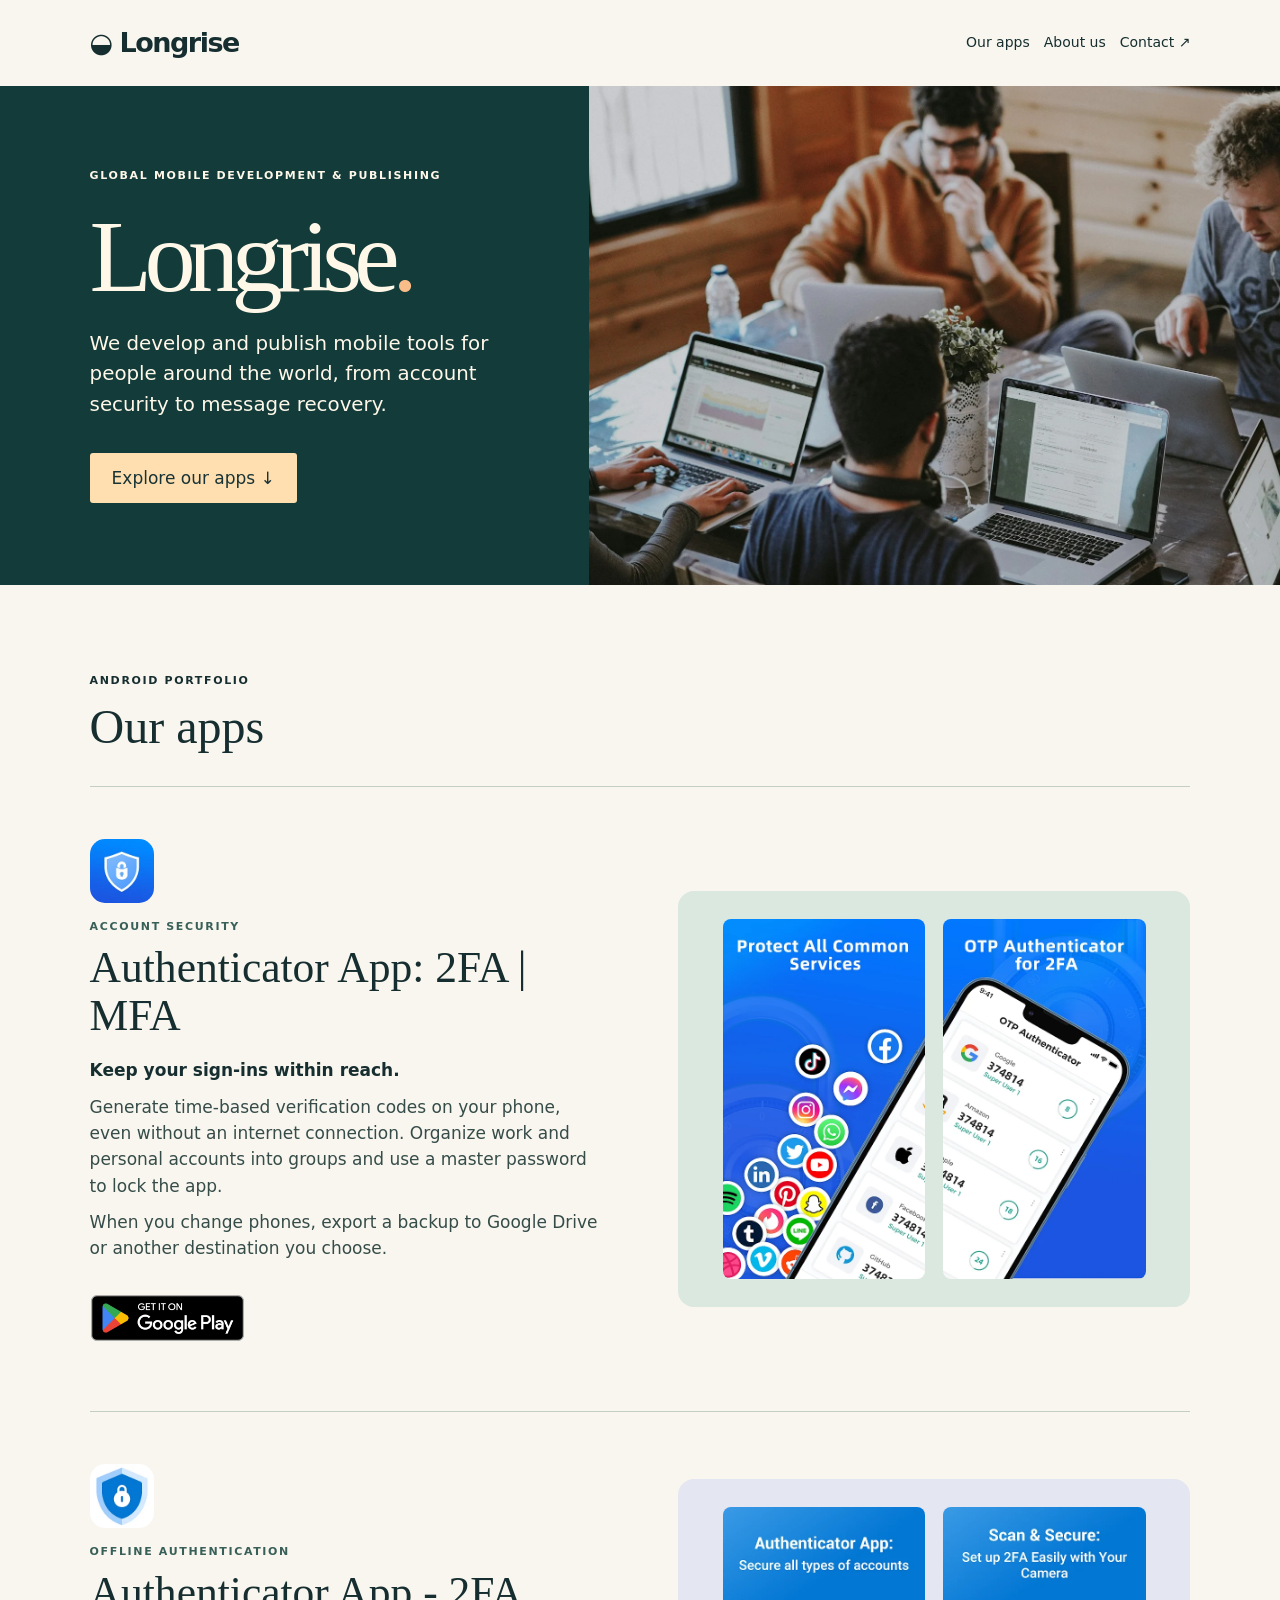
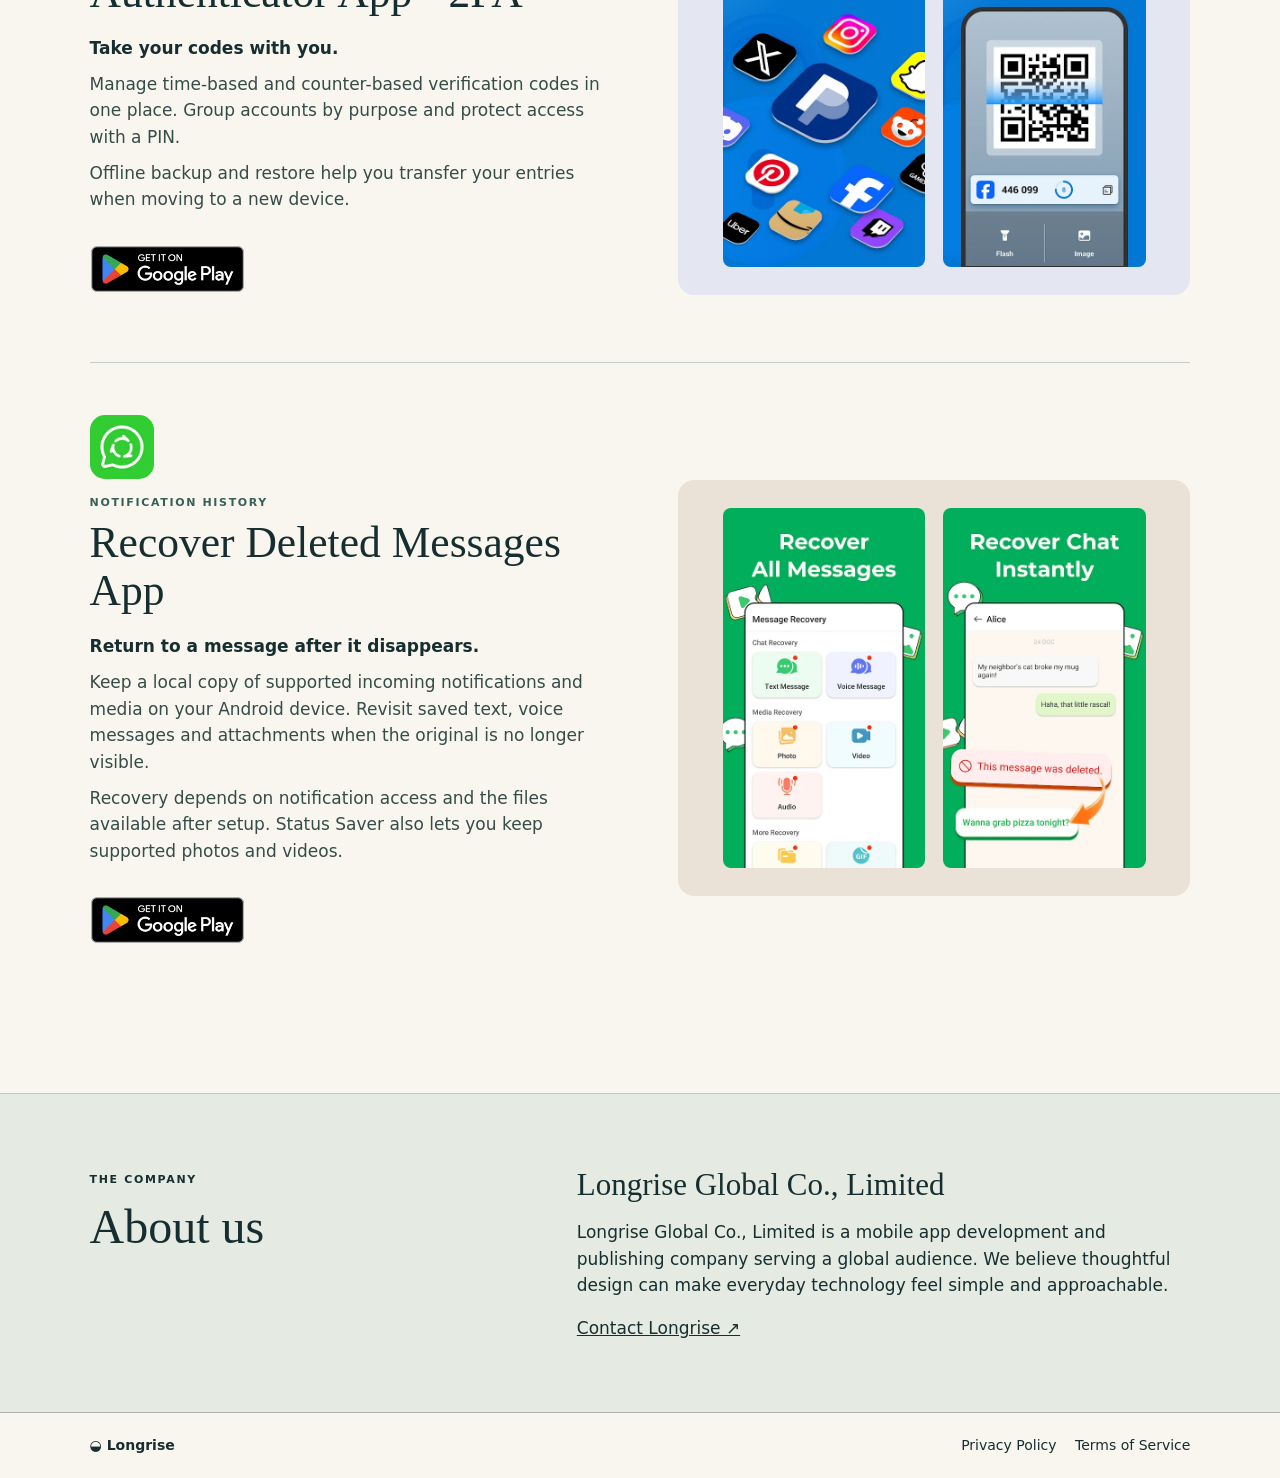
<file: index.html>
<!doctype html><html lang="en"><meta charset="utf-8"><meta name="viewport" content="width=device-width,initial-scale=1"><title>Mobile development & publishing · Longrise</title><link rel="stylesheet" href="./style.css"><link rel="stylesheet" href="./home.css"><header><a class="brand" href="./">◒ Longrise</a><nav><a href="#apps">Our apps</a>　<a href="#about">About us</a>　<a href="mailto:bravkidd@outlook.com">Contact ↗</a></nav></header><main><section class="hero"><div class="intro"><small>GLOBAL MOBILE DEVELOPMENT &amp; PUBLISHING</small><h1>Longrise<span>.</span></h1><p>We develop and publish mobile tools for people around the world, from account security to message recovery.</p><a class="button" href="#apps">Explore our apps ↓</a></div><img class="studio-art" src="./assets/studio-photo.webp" width="640" height="440" alt="People working together in a shared studio"></section><section id="apps"><small>ANDROID PORTFOLIO</small><h2>Our apps</h2><article class="feature"><div class="details"><img class="icon" src="assets/app0-icon.webp" alt="Authenticator App: 2FA | MFA icon" width="64" height="64"><small>Account security</small><h3>Authenticator App: 2FA | MFA</h3><strong>Keep your sign-ins within reach.</strong><p>Generate time-based verification codes on your phone, even without an internet connection. Organize work and personal accounts into groups and use a master password to lock the app.</p><p>When you change phones, export a backup to Google Drive or another destination you choose.</p><a class="badge" href="https://play.google.com/store/apps/details?id=otp.authenticator.app.authentication.password" aria-label="Get Authenticator App: 2FA | MFA on Google Play"><img src="assets/google-play.png" alt="Get it on Google Play" width="175" height="68"></a></div><div class="screens"><img loading="lazy" src="assets/app0-0.webp" width="450" height="800" alt="Authenticator App: 2FA | MFA — first Google Play preview"><img loading="lazy" src="assets/app0-1.webp" width="450" height="800" alt="Authenticator App: 2FA | MFA — second Google Play preview"></div></article><article class="feature"><div class="details"><img class="icon" src="assets/app1-icon.webp" alt="Authenticator App - 2FA icon" width="64" height="64"><small>Offline authentication</small><h3>Authenticator App - 2FA</h3><strong>Take your codes with you.</strong><p>Manage time-based and counter-based verification codes in one place. Group accounts by purpose and protect access with a PIN.</p><p>Offline backup and restore help you transfer your entries when moving to a new device.</p><a class="badge" href="https://play.google.com/store/apps/details?id=authenticator.app.otp.mfa.authentication" aria-label="Get Authenticator App - 2FA on Google Play"><img src="assets/google-play.png" alt="Get it on Google Play" width="175" height="68"></a></div><div class="screens"><img loading="lazy" src="assets/app1-0.webp" width="450" height="800" alt="Authenticator App - 2FA — first Google Play preview"><img loading="lazy" src="assets/app1-1.webp" width="450" height="800" alt="Authenticator App - 2FA — second Google Play preview"></div></article><article class="feature"><div class="details"><img class="icon" src="assets/app2-icon.webp" alt="Recover Deleted Messages App icon" width="64" height="64"><small>Notification history</small><h3>Recover Deleted Messages App</h3><strong>Return to a message after it disappears.</strong><p>Keep a local copy of supported incoming notifications and media on your Android device. Revisit saved text, voice messages and attachments when the original is no longer visible.</p><p>Recovery depends on notification access and the files available after setup. Status Saver also lets you keep supported photos and videos.</p><a class="badge" href="https://play.google.com/store/apps/details?id=recover.deleted.message.messagerecovery.business.notify" aria-label="Get Recover Deleted Messages App on Google Play"><img src="assets/google-play.png" alt="Get it on Google Play" width="175" height="68"></a></div><div class="screens"><img loading="lazy" src="assets/app2-0.webp" width="450" height="800" alt="Recover Deleted Messages App — first Google Play preview"><img loading="lazy" src="assets/app2-1.webp" width="450" height="800" alt="Recover Deleted Messages App — second Google Play preview"></div></article></section><section id="about" class="about"><div><small>THE COMPANY</small><h2>About us</h2></div><div><h3>Longrise Global Co., Limited</h3><p>Longrise Global Co., Limited is a mobile app development and publishing company serving a global audience. We believe thoughtful design can make everyday technology feel simple and approachable.</p><a href="mailto:bravkidd@outlook.com">Contact Longrise ↗</a></div></section></main><footer><b>◒ Longrise</b><span><a href="./privacy/">Privacy Policy</a>　 <a href="./tos/">Terms of Service</a></span></footer></html>
</file>
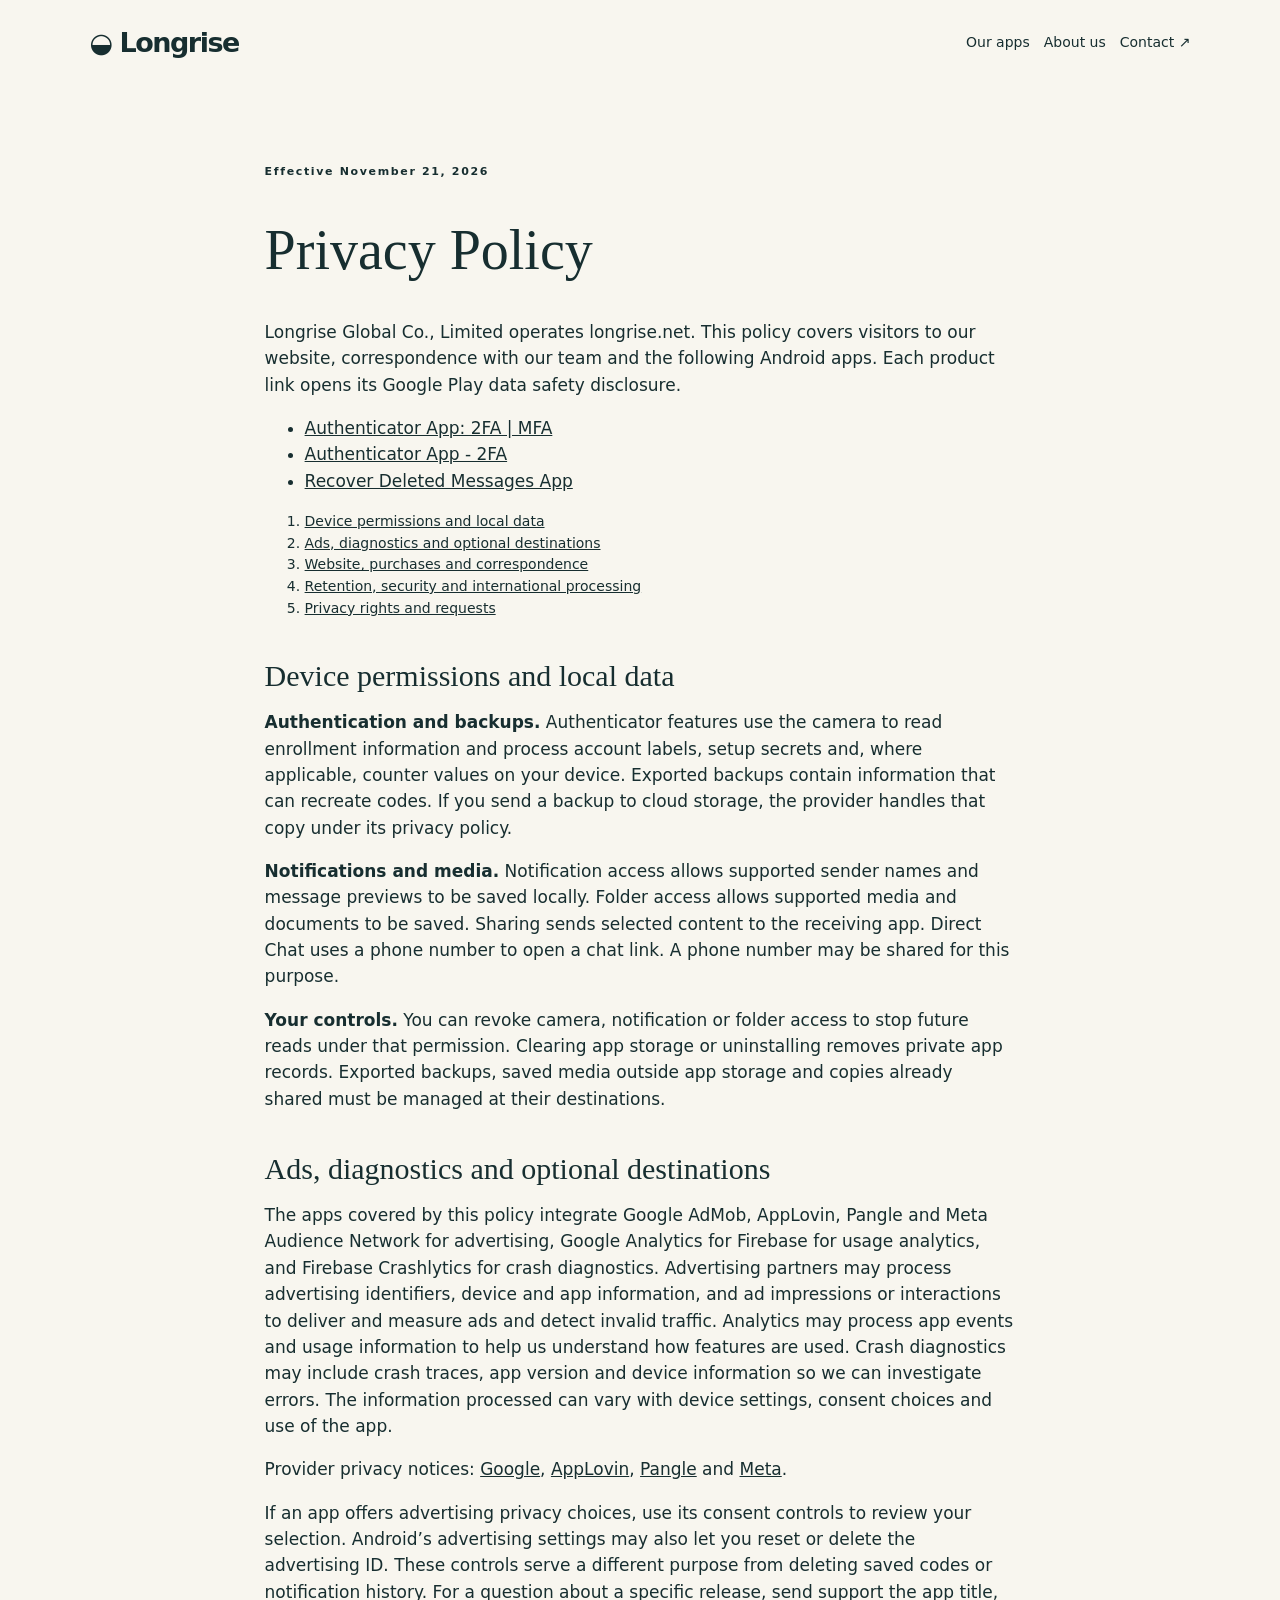
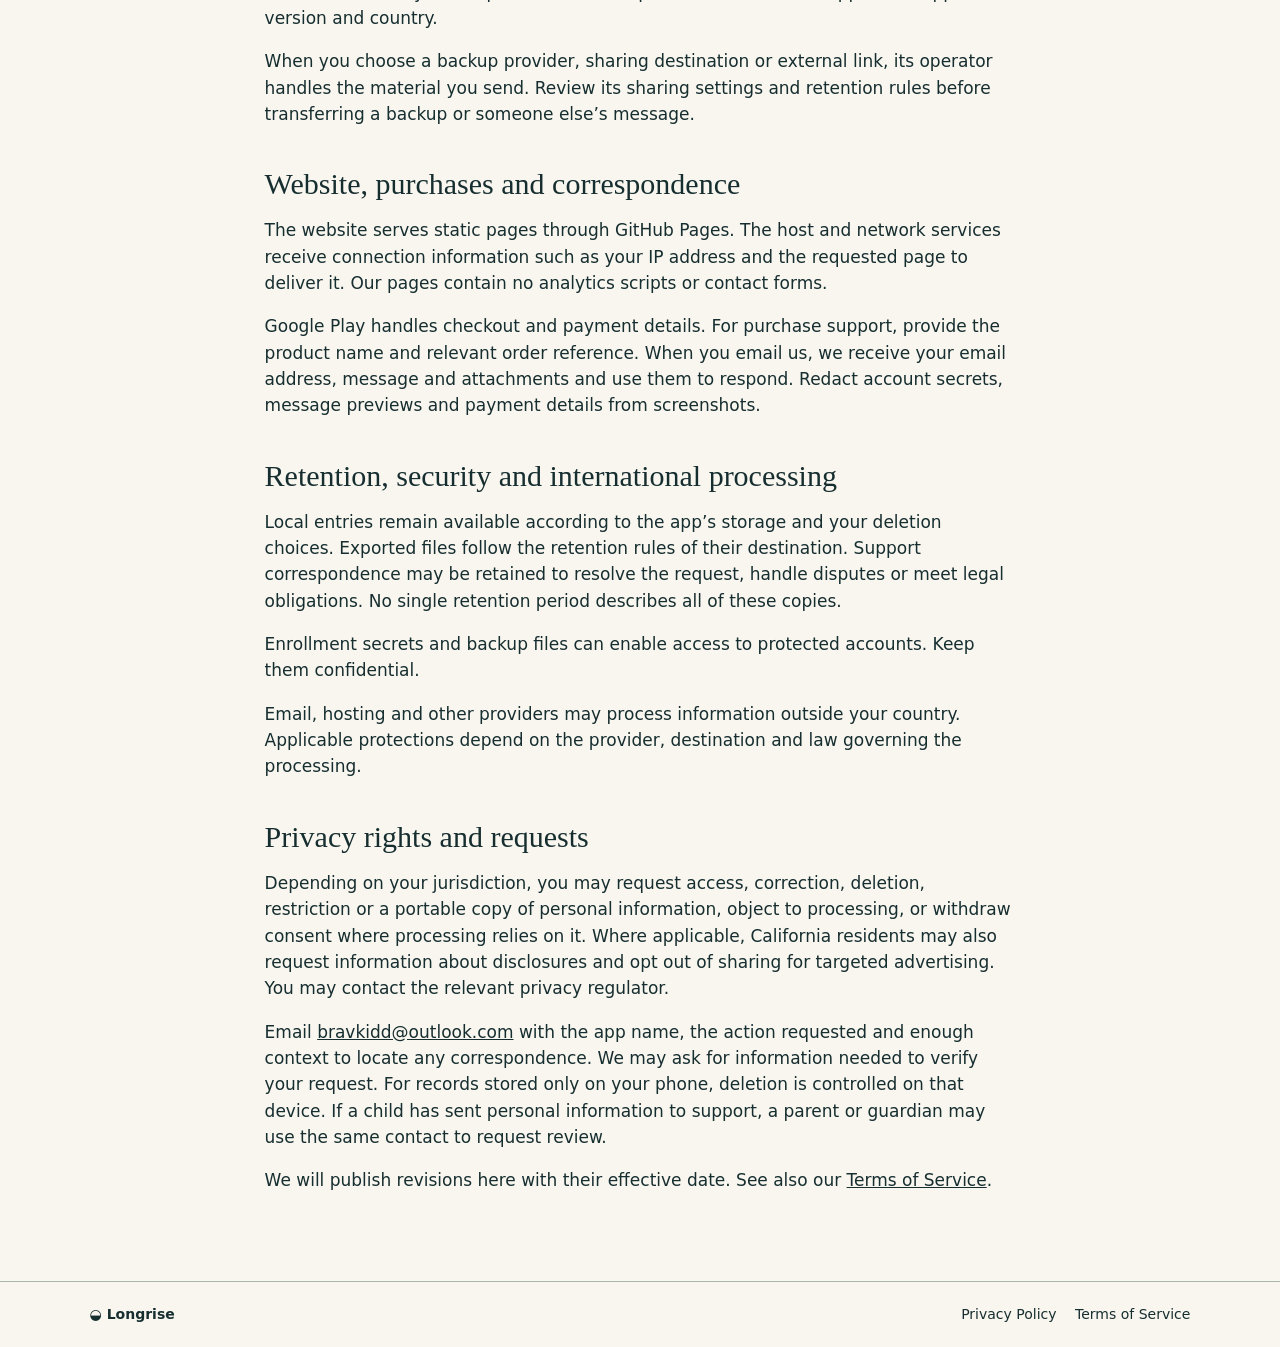
<file: privacy/index.html>
<!doctype html><html lang="en"><meta charset="utf-8"><meta name="viewport" content="width=device-width,initial-scale=1"><title>Privacy Policy · Longrise</title><link rel="stylesheet" href="../style.css"><header><a class="brand" href="../">◒ Longrise</a><nav><a href="/#apps">Our apps</a>　<a href="/#about">About us</a>　<a href="mailto:bravkidd@outlook.com">Contact ↗</a></nav></header>
<main class="legal"><small>Effective November 21, 2026</small><h1>Privacy Policy</h1><p>Longrise Global Co., Limited operates longrise.net. This policy covers visitors to our website, correspondence with our team and the following Android apps. Each product link opens its Google Play data safety disclosure.</p><ul><li><a href="https://play.google.com/store/apps/datasafety?id=otp.authenticator.app.authentication.password">Authenticator App: 2FA | MFA</a></li><li><a href="https://play.google.com/store/apps/datasafety?id=authenticator.app.otp.mfa.authentication">Authenticator App - 2FA</a></li><li><a href="https://play.google.com/store/apps/datasafety?id=recover.deleted.message.messagerecovery.business.notify">Recover Deleted Messages App</a></li></ul><nav aria-label="Contents"><ol><li><a href="#device">Device permissions and local data</a></li>
<li><a href="#providers">Ads, diagnostics and optional destinations</a></li>
<li><a href="#web">Website, purchases and correspondence</a></li>
<li><a href="#retention">Retention, security and international processing</a></li>
<li><a href="#rights">Privacy rights and requests</a></li></ol></nav>
<section id="device"><h2>Device permissions and local data</h2>
<p><strong>Authentication and backups.</strong> Authenticator features use the camera to read enrollment information and process account labels, setup secrets and, where applicable, counter values on your device. Exported backups contain information that can recreate codes. If you send a backup to cloud storage, the provider handles that copy under its privacy policy.</p>
<p><strong>Notifications and media.</strong> Notification access allows supported sender names and message previews to be saved locally. Folder access allows supported media and documents to be saved. Sharing sends selected content to the receiving app. Direct Chat uses a phone number to open a chat link. A phone number may be shared for this purpose.</p>
<p><strong>Your controls.</strong> You can revoke camera, notification or folder access to stop future reads under that permission. Clearing app storage or uninstalling removes private app records. Exported backups, saved media outside app storage and copies already shared must be managed at their destinations.</p></section>
<section id="providers"><h2>Ads, diagnostics and optional destinations</h2>
<p>The apps covered by this policy integrate Google AdMob, AppLovin, Pangle and Meta Audience Network for advertising, Google Analytics for Firebase for usage analytics, and Firebase Crashlytics for crash diagnostics. Advertising partners may process advertising identifiers, device and app information, and ad impressions or interactions to deliver and measure ads and detect invalid traffic. Analytics may process app events and usage information to help us understand how features are used. Crash diagnostics may include crash traces, app version and device information so we can investigate errors. The information processed can vary with device settings, consent choices and use of the app.</p>
<p>Provider privacy notices: <a href="https://policies.google.com/privacy">Google</a>, <a href="https://www.applovin.com/privacy/">AppLovin</a>, <a href="https://www.pangleglobal.com/privacy">Pangle</a> and <a href="https://www.facebook.com/privacy/policy/">Meta</a>.</p>
<p>If an app offers advertising privacy choices, use its consent controls to review your selection. Android’s advertising settings may also let you reset or delete the advertising ID. These controls serve a different purpose from deleting saved codes or notification history. For a question about a specific release, send support the app title, version and country.</p>
<p>When you choose a backup provider, sharing destination or external link, its operator handles the material you send. Review its sharing settings and retention rules before transferring a backup or someone else’s message.</p></section>
<section id="web"><h2>Website, purchases and correspondence</h2>
<p>The website serves static pages through GitHub Pages. The host and network services receive connection information such as your IP address and the requested page to deliver it. Our pages contain no analytics scripts or contact forms.</p>
<p>Google Play handles checkout and payment details. For purchase support, provide the product name and relevant order reference. When you email us, we receive your email address, message and attachments and use them to respond. Redact account secrets, message previews and payment details from screenshots.</p></section>
<section id="retention"><h2>Retention, security and international processing</h2>
<p>Local entries remain available according to the app’s storage and your deletion choices. Exported files follow the retention rules of their destination. Support correspondence may be retained to resolve the request, handle disputes or meet legal obligations. No single retention period describes all of these copies.</p>
<p>Enrollment secrets and backup files can enable access to protected accounts. Keep them confidential.</p>
<p>Email, hosting and other providers may process information outside your country. Applicable protections depend on the provider, destination and law governing the processing.</p></section>
<section id="rights"><h2>Privacy rights and requests</h2>
<p>Depending on your jurisdiction, you may request access, correction, deletion, restriction or a portable copy of personal information, object to processing, or withdraw consent where processing relies on it. Where applicable, California residents may also request information about disclosures and opt out of sharing for targeted advertising. You may contact the relevant privacy regulator.</p>
<p>Email <a href="mailto:bravkidd@outlook.com">bravkidd@outlook.com</a> with the app name, the action requested and enough context to locate any correspondence. We may ask for information needed to verify your request. For records stored only on your phone, deletion is controlled on that device. If a child has sent personal information to support, a parent or guardian may use the same contact to request review.</p>
<p>We will publish revisions here with their effective date. See also our <a href="../tos/">Terms of Service</a>.</p></section></main><footer><b>◒ Longrise</b><span><a href="../privacy/">Privacy Policy</a>　 <a href="../tos/">Terms of Service</a></span></footer></html>
</file>
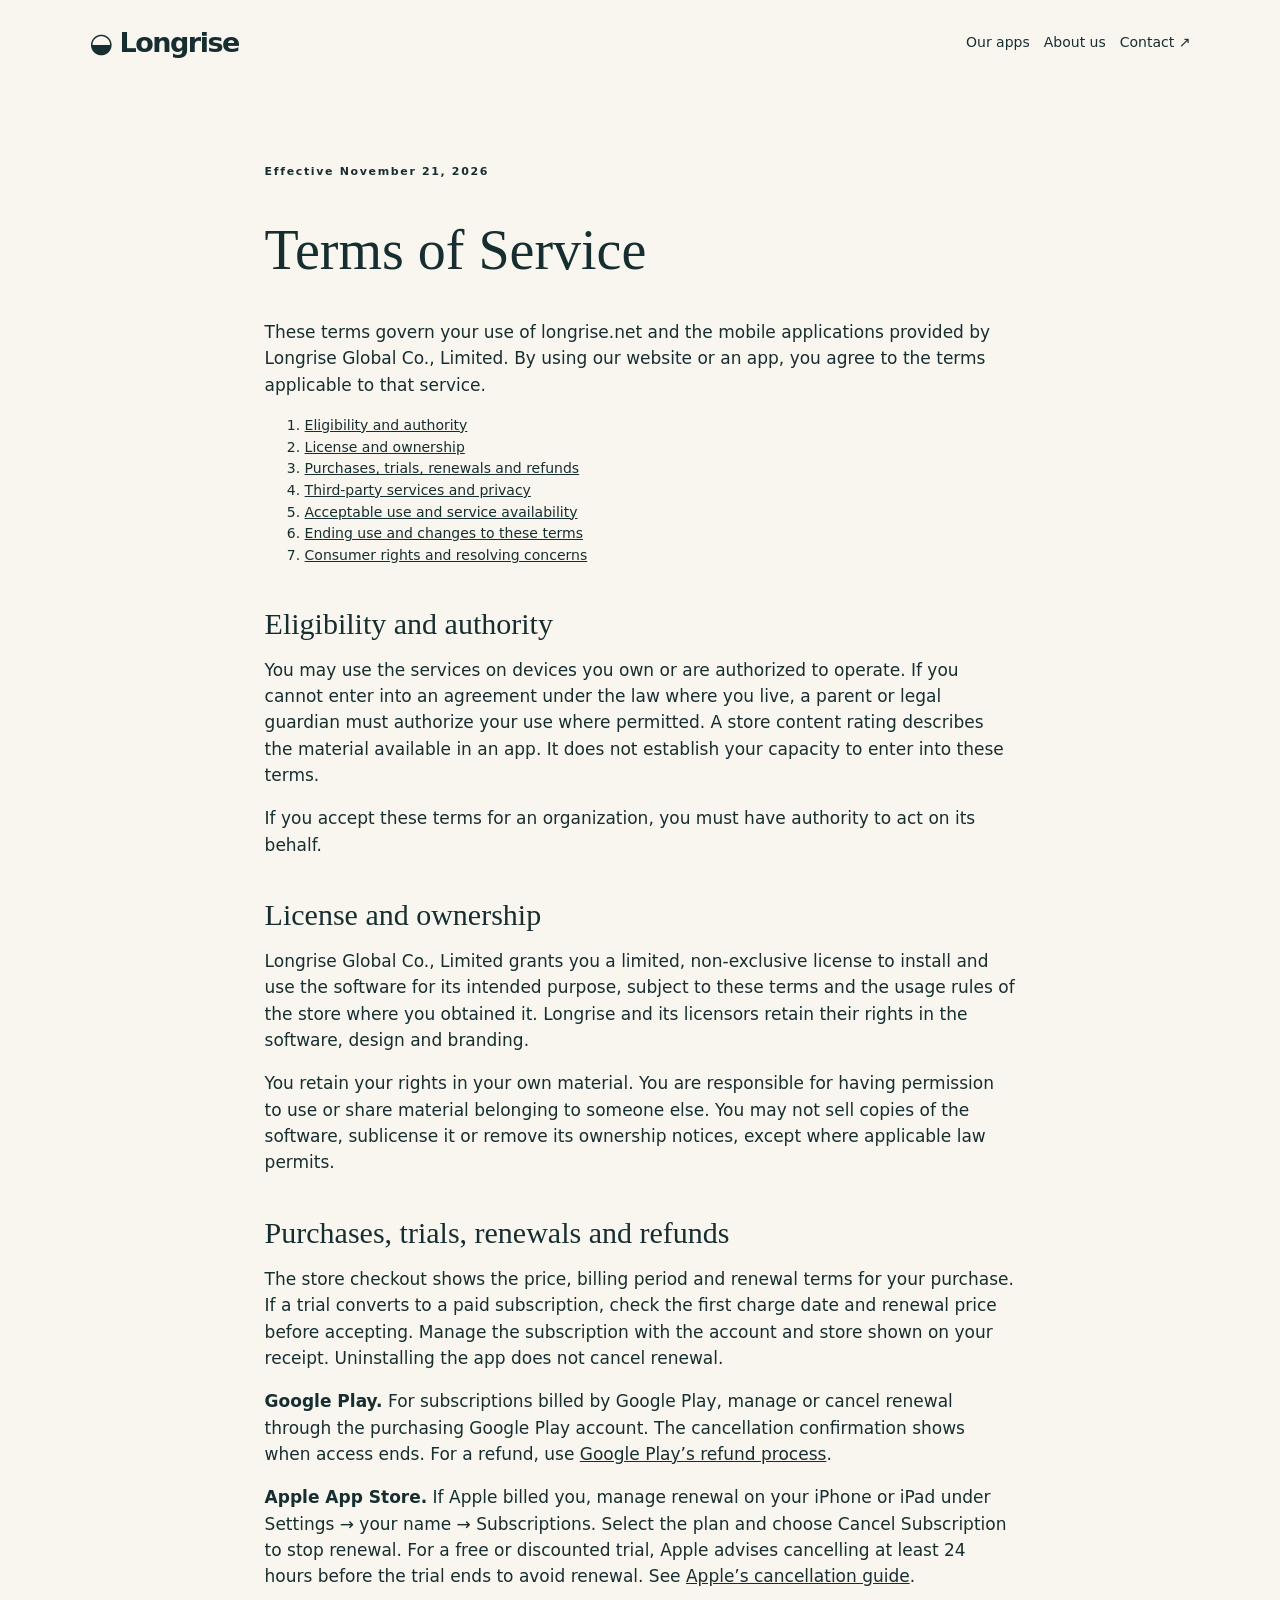
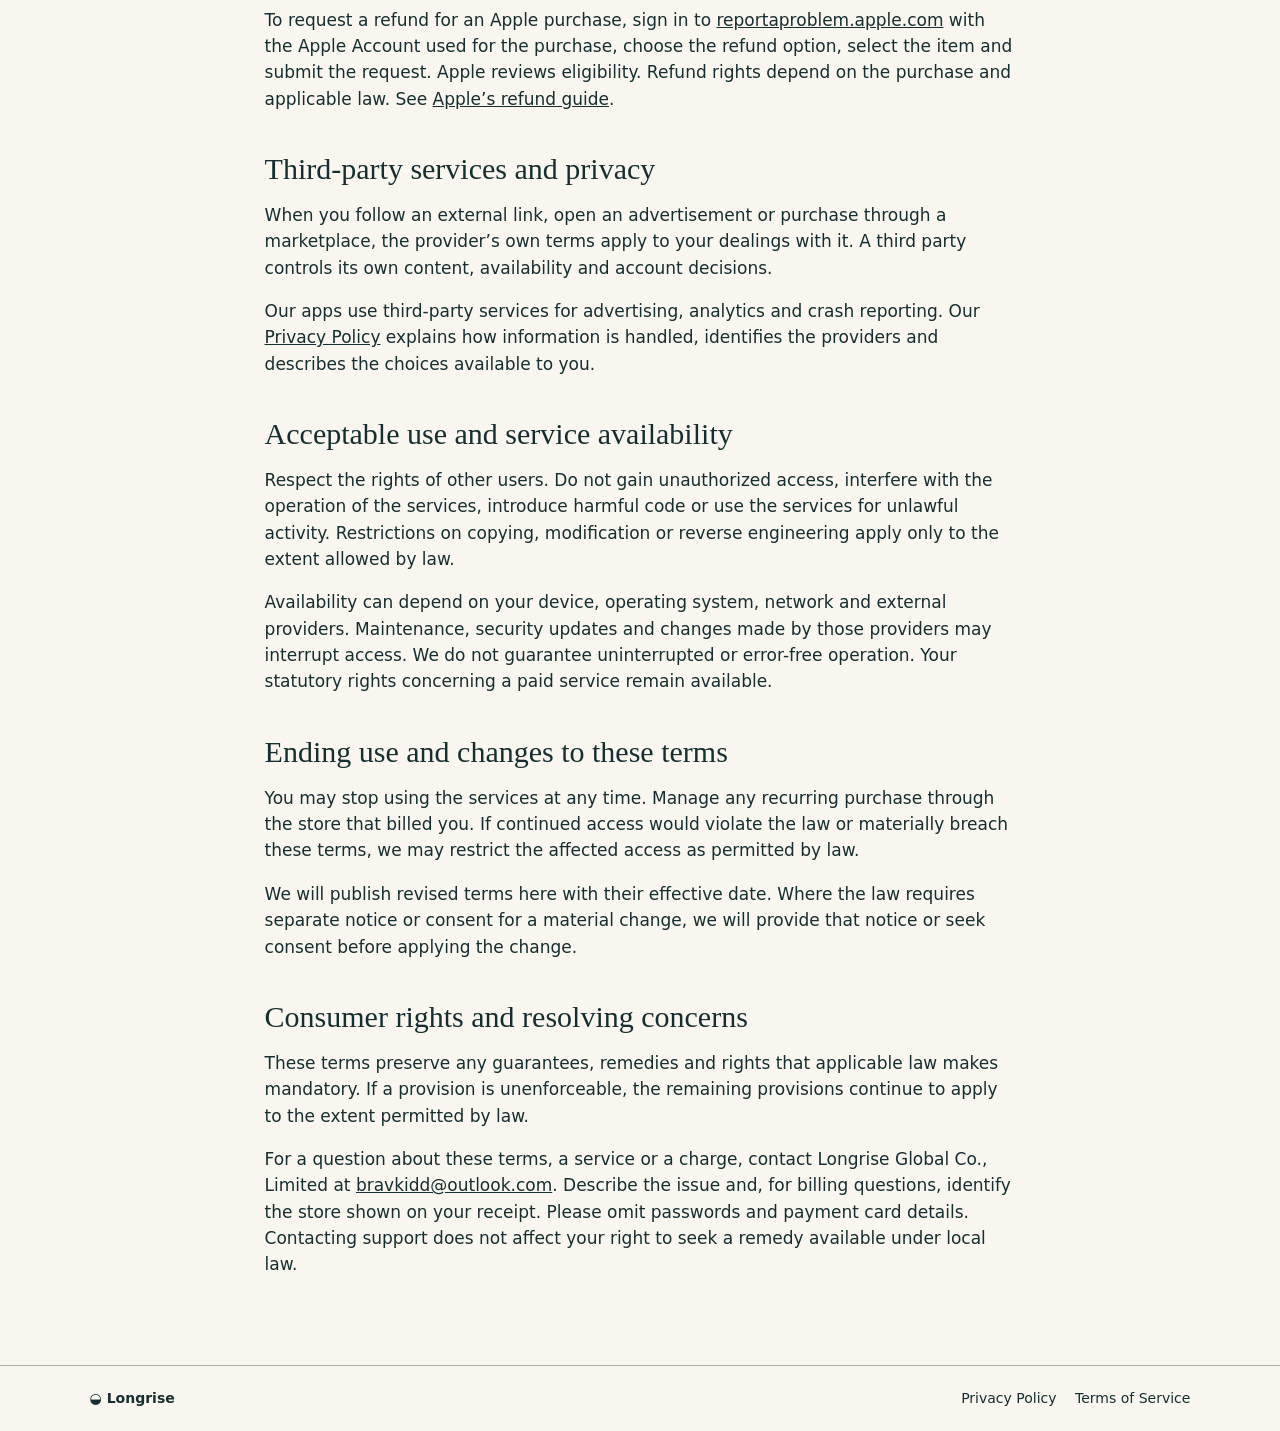
<file: tos/index.html>
<!doctype html><html lang="en"><meta charset="utf-8"><meta name="viewport" content="width=device-width,initial-scale=1"><title>Terms of Service · Longrise</title><link rel="stylesheet" href="../style.css"><header><a class="brand" href="../">◒ Longrise</a><nav><a href="/#apps">Our apps</a>　<a href="/#about">About us</a>　<a href="mailto:bravkidd@outlook.com">Contact ↗</a></nav></header>
<main class="legal"><small>Effective November 21, 2026</small><h1>Terms of Service</h1><p>These terms govern your use of longrise.net and the mobile applications provided by Longrise Global Co., Limited. By using our website or an app, you agree to the terms applicable to that service.</p><nav aria-label="Contents"><ol><li><a href="#use">Eligibility and authority</a></li>
<li><a href="#license">License and ownership</a></li>
<li><a href="#billing">Purchases, trials, renewals and refunds</a></li>
<li><a href="#external">Third-party services and privacy</a></li>
<li><a href="#limits">Acceptable use and service availability</a></li>
<li><a href="#ending">Ending use and changes to these terms</a></li>
<li><a href="#rights">Consumer rights and resolving concerns</a></li></ol></nav>
<section id="use"><h2>Eligibility and authority</h2>
<p>You may use the services on devices you own or are authorized to operate. If you cannot enter into an agreement under the law where you live, a parent or legal guardian must authorize your use where permitted. A store content rating describes the material available in an app. It does not establish your capacity to enter into these terms.</p>
<p>If you accept these terms for an organization, you must have authority to act on its behalf.</p></section>
<section id="license"><h2>License and ownership</h2>
<p>Longrise Global Co., Limited grants you a limited, non-exclusive license to install and use the software for its intended purpose, subject to these terms and the usage rules of the store where you obtained it. Longrise and its licensors retain their rights in the software, design and branding.</p>
<p>You retain your rights in your own material. You are responsible for having permission to use or share material belonging to someone else. You may not sell copies of the software, sublicense it or remove its ownership notices, except where applicable law permits.</p></section>
<section id="billing"><h2>Purchases, trials, renewals and refunds</h2>
<p>The store checkout shows the price, billing period and renewal terms for your purchase. If a trial converts to a paid subscription, check the first charge date and renewal price before accepting. Manage the subscription with the account and store shown on your receipt. Uninstalling the app does not cancel renewal.</p>
<p><strong>Google Play.</strong> For subscriptions billed by Google Play, manage or cancel renewal through the purchasing Google Play account. The cancellation confirmation shows when access ends. For a refund, use <a href="https://support.google.com/googleplay/answer/2479637">Google Play’s refund process</a>.</p>
<p><strong>Apple App Store.</strong> If Apple billed you, manage renewal on your iPhone or iPad under Settings → your name → Subscriptions. Select the plan and choose Cancel Subscription to stop renewal. For a free or discounted trial, Apple advises cancelling at least 24 hours before the trial ends to avoid renewal. See <a href="https://support.apple.com/en-us/118428">Apple’s cancellation guide</a>.</p>
<p>To request a refund for an Apple purchase, sign in to <a href="https://reportaproblem.apple.com/">reportaproblem.apple.com</a> with the Apple Account used for the purchase, choose the refund option, select the item and submit the request. Apple reviews eligibility. Refund rights depend on the purchase and applicable law. See <a href="https://support.apple.com/en-us/118223">Apple’s refund guide</a>.</p></section>
<section id="external"><h2>Third-party services and privacy</h2>
<p>When you follow an external link, open an advertisement or purchase through a marketplace, the provider’s own terms apply to your dealings with it. A third party controls its own content, availability and account decisions.</p>
<p>Our apps use third-party services for advertising, analytics and crash reporting. Our <a href="../privacy/">Privacy Policy</a> explains how information is handled, identifies the providers and describes the choices available to you.</p></section>
<section id="limits"><h2>Acceptable use and service availability</h2>
<p>Respect the rights of other users. Do not gain unauthorized access, interfere with the operation of the services, introduce harmful code or use the services for unlawful activity. Restrictions on copying, modification or reverse engineering apply only to the extent allowed by law.</p>
<p>Availability can depend on your device, operating system, network and external providers. Maintenance, security updates and changes made by those providers may interrupt access. We do not guarantee uninterrupted or error-free operation. Your statutory rights concerning a paid service remain available.</p></section>
<section id="ending"><h2>Ending use and changes to these terms</h2>
<p>You may stop using the services at any time. Manage any recurring purchase through the store that billed you. If continued access would violate the law or materially breach these terms, we may restrict the affected access as permitted by law.</p>
<p>We will publish revised terms here with their effective date. Where the law requires separate notice or consent for a material change, we will provide that notice or seek consent before applying the change.</p></section>
<section id="rights"><h2>Consumer rights and resolving concerns</h2>
<p>These terms preserve any guarantees, remedies and rights that applicable law makes mandatory. If a provision is unenforceable, the remaining provisions continue to apply to the extent permitted by law.</p>
<p>For a question about these terms, a service or a charge, contact Longrise Global Co., Limited at <a href="mailto:bravkidd@outlook.com">bravkidd@outlook.com</a>. Describe the issue and, for billing questions, identify the store shown on your receipt. Please omit passwords and payment card details. Contacting support does not affect your right to seek a remedy available under local law.</p></section></main><footer><b>◒ Longrise</b><span><a href="../privacy/">Privacy Policy</a>　 <a href="../tos/">Terms of Service</a></span></footer></html>
</file>
<file: style.css>
*{box-sizing:border-box}html{scroll-behavior:smooth}body{margin:0;background:#f8f6ef;color:#172e30;font:17px/1.55 system-ui,sans-serif}a{color:inherit}header,footer{padding:22px 7vw;display:flex;align-items:center;justify-content:space-between;gap:16px}header a,footer a,.grid h3 a{text-decoration:none}.brand{font-size:27px;font-weight:700;letter-spacing:-1.5px}nav,footer{font-size:14px}.hero{background:#092e35;color:#fff8e9;position:relative;overflow:hidden;isolation:isolate;padding:clamp(70px,9vw,145px) 7vw}.sun{position:absolute;z-index:-1;width:68vw;height:68vw;right:-15vw;top:8%;border-radius:50%;background:repeating-linear-gradient(0deg,transparent 0 7px,#0c4145 8px 10px),linear-gradient(145deg,#f7c18f,#bd795b 40%,#386665 73%);transform:rotate(-14deg)}.intro{max-width:54%}small{font:600 11px/1.5 system-ui;letter-spacing:.15em}.hero h1{font:normal clamp(76px,12vw,192px)/1 Georgia,serif;letter-spacing:-.075em;margin:20px 0}.hero h1 span{color:#f9bd89}.intro p{max-width:510px;font-size:clamp(18px,2vw,25px)}.button{display:inline-block;background:#ffdfaf;color:#183336;padding:12px 22px;margin-top:12px;text-decoration:none;border-radius:3px}#apps,.legal{padding:70px 7vw}h2,h3,.legal h1{font-family:Georgia,serif;font-weight:400;line-height:1.1}h2{font-size:48px;margin:10px 0}h3{font-size:31px;margin:16px 0}.grid{margin-top:34px;display:grid;grid-template-columns:repeat(3,1fr);gap:32px}.grid article{border-top:2px solid #427574;padding:22px 0;display:flex;flex-direction:column}.action{margin-top:auto;padding-top:15px}.legal{max-width:930px;margin:auto}.legal h1{font-size:56px}.legal h2{margin-top:40px;font-size:30px}footer{border-top:1px solid #abb6aa}a:hover{text-decoration:underline}@media(max-width:720px){.intro{max-width:100%}.sun{top:auto;bottom:-45vw;right:-22vw;width:85vw;height:85vw}.hero{padding-bottom:100px}.grid{grid-template-columns:1fr;gap:12px}.legal h1{font-size:42px}header,footer{padding:18px 5vw}nav{font-size:13px}}
.hero{display:grid;grid-template-columns:1fr 1fr;align-items:center;gap:4vw;padding:clamp(50px,7vw,115px) 7vw}.hero .intro{max-width:none}.hero h1{font-size:clamp(75px,9vw,145px)}.studio-art{display:block;width:100%;height:auto}.about{background:#e5ebe2;padding:70px 7vw;display:grid;grid-template-columns:1fr 1.45fr;gap:5vw}.about p{max-width:65ch}.about h3{margin-top:4px}#apps,#about{scroll-margin-top:16px}@media(max-width:720px){.hero,.about{grid-template-columns:1fr}.hero{gap:32px}.about{padding:45px 7vw}header{flex-wrap:wrap}header nav{display:flex;gap:14px}.studio-art{max-width:520px}}
</file>
<file: home.css>
.hero{padding:0;gap:0;grid-template-columns:46% 54%;background:#123b3a}.intro{padding:64px 5vw 72px 7vw}.hero h1{font-size:clamp(72px,8vw,140px)}.hero .studio-art{width:100%;height:100%;min-height:440px;object-fit:cover;border-radius:0}.intro p{font-size:clamp(18px,1.55vw,24px)}#apps{max-width:1450px;margin:auto;padding-block:80px}.feature{display:grid;grid-template-columns:1fr 1fr;gap:6vw;align-items:center;border-top:1px solid #c5cec4;padding:52px 0}.feature:first-of-type{margin-top:32px}.details{max-width:540px}.details small{display:block;color:#385f58;text-transform:uppercase;margin:16px 0 8px}.details h3{font-size:clamp(32px,3.4vw,54px);margin:8px 0 18px}.details p{margin:10px 0;color:#364c49}.icon{border-radius:15px;display:block}.badge{display:inline-block;margin:12px 0 0 -10px}.badge img{display:block}.screens{display:flex;align-items:center;justify-content:center;gap:4%;padding:28px 6%;background:#dbe8df;border-radius:16px}.screens img{display:block;width:45%;height:auto;border-radius:8px}.feature:nth-of-type(2) .screens{background:#e4e6f1}.feature:nth-of-type(3) .screens{background:#eae2d7}.about{border-top:1px solid #bccdc3}@media(max-width:720px){.hero,.feature{grid-template-columns:1fr}.intro{padding:44px 7vw 36px}.hero .studio-art{height:230px;min-height:0;max-width:none}.feature{gap:18px;padding:32px 0}.screens{padding:20px}.screens img{width:min(42%,185px)}#apps{padding-block:42px}.details h3{font-size:34px}}
@media(min-width:721px){.hero{height:clamp(460px,39vw,620px)}.hero .studio-art{min-height:0;height:100%;min-width:0}.hero .intro{align-self:center}}
</file>
